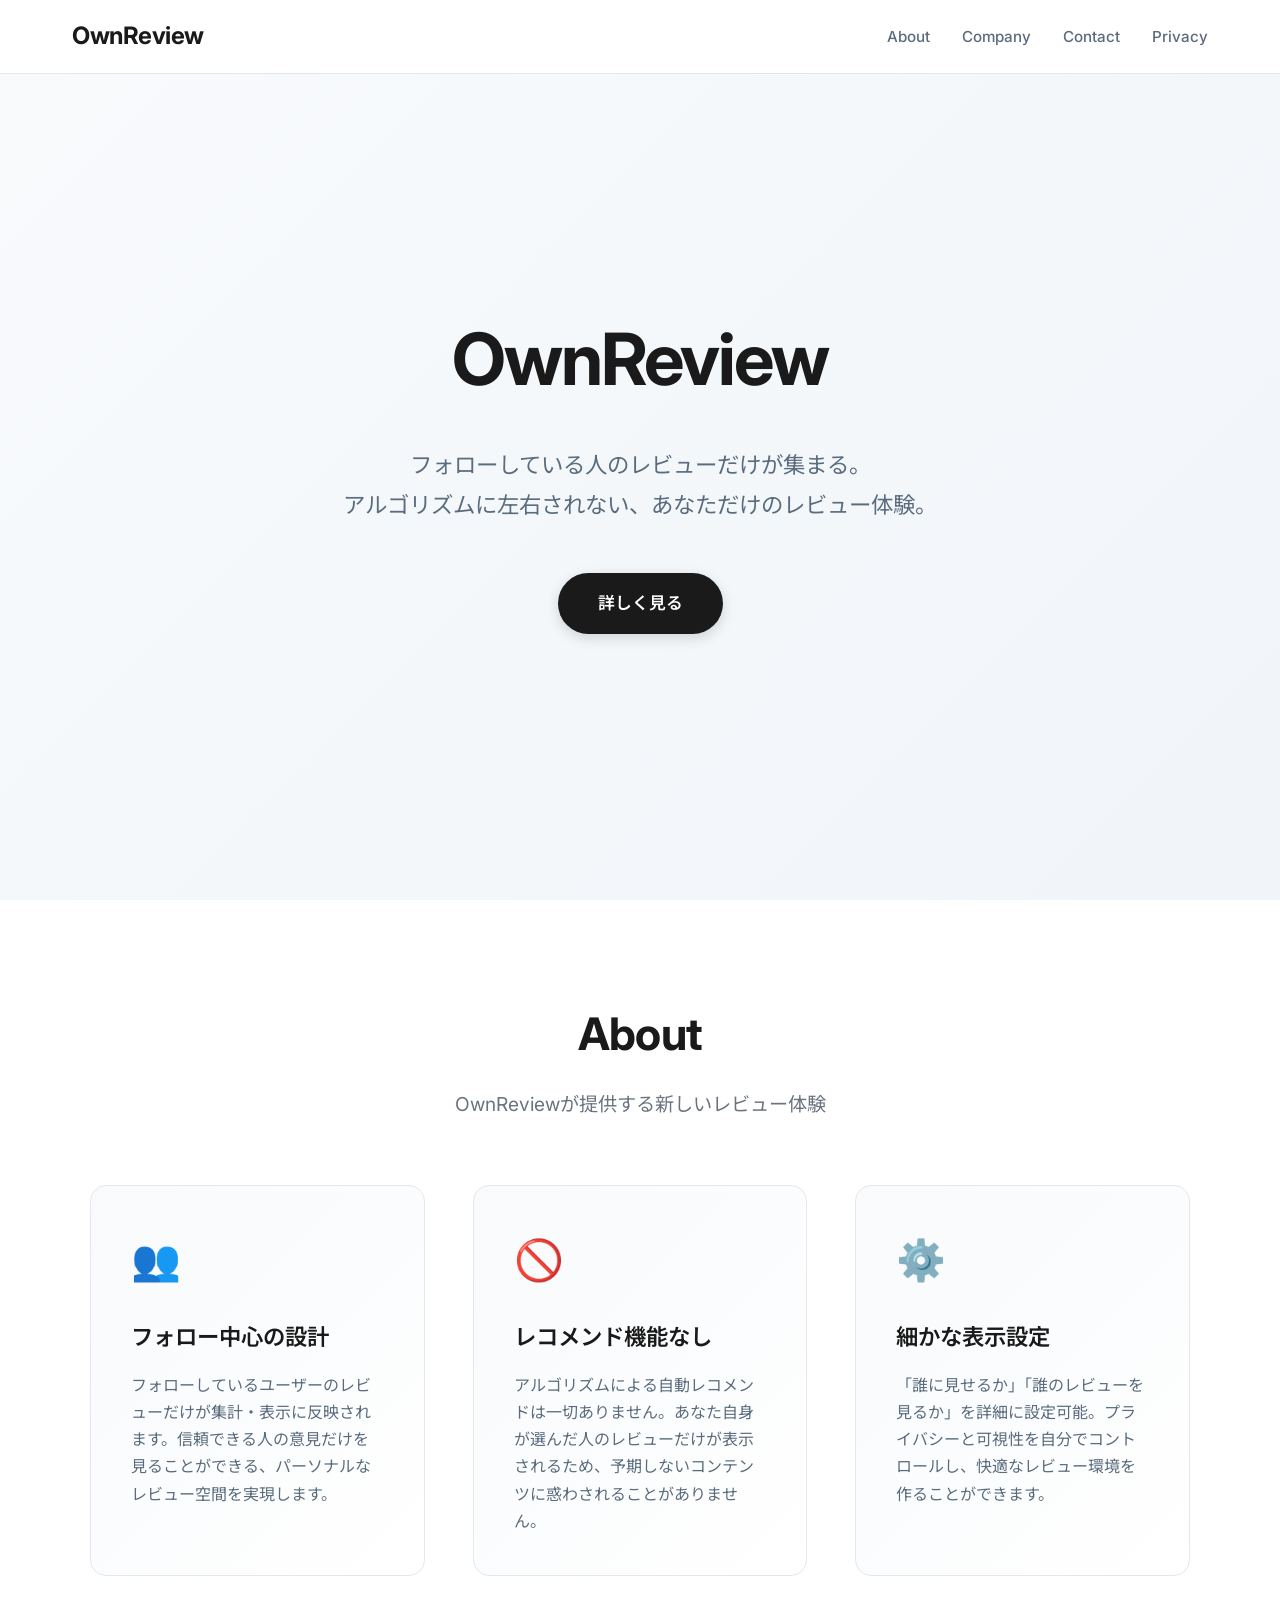
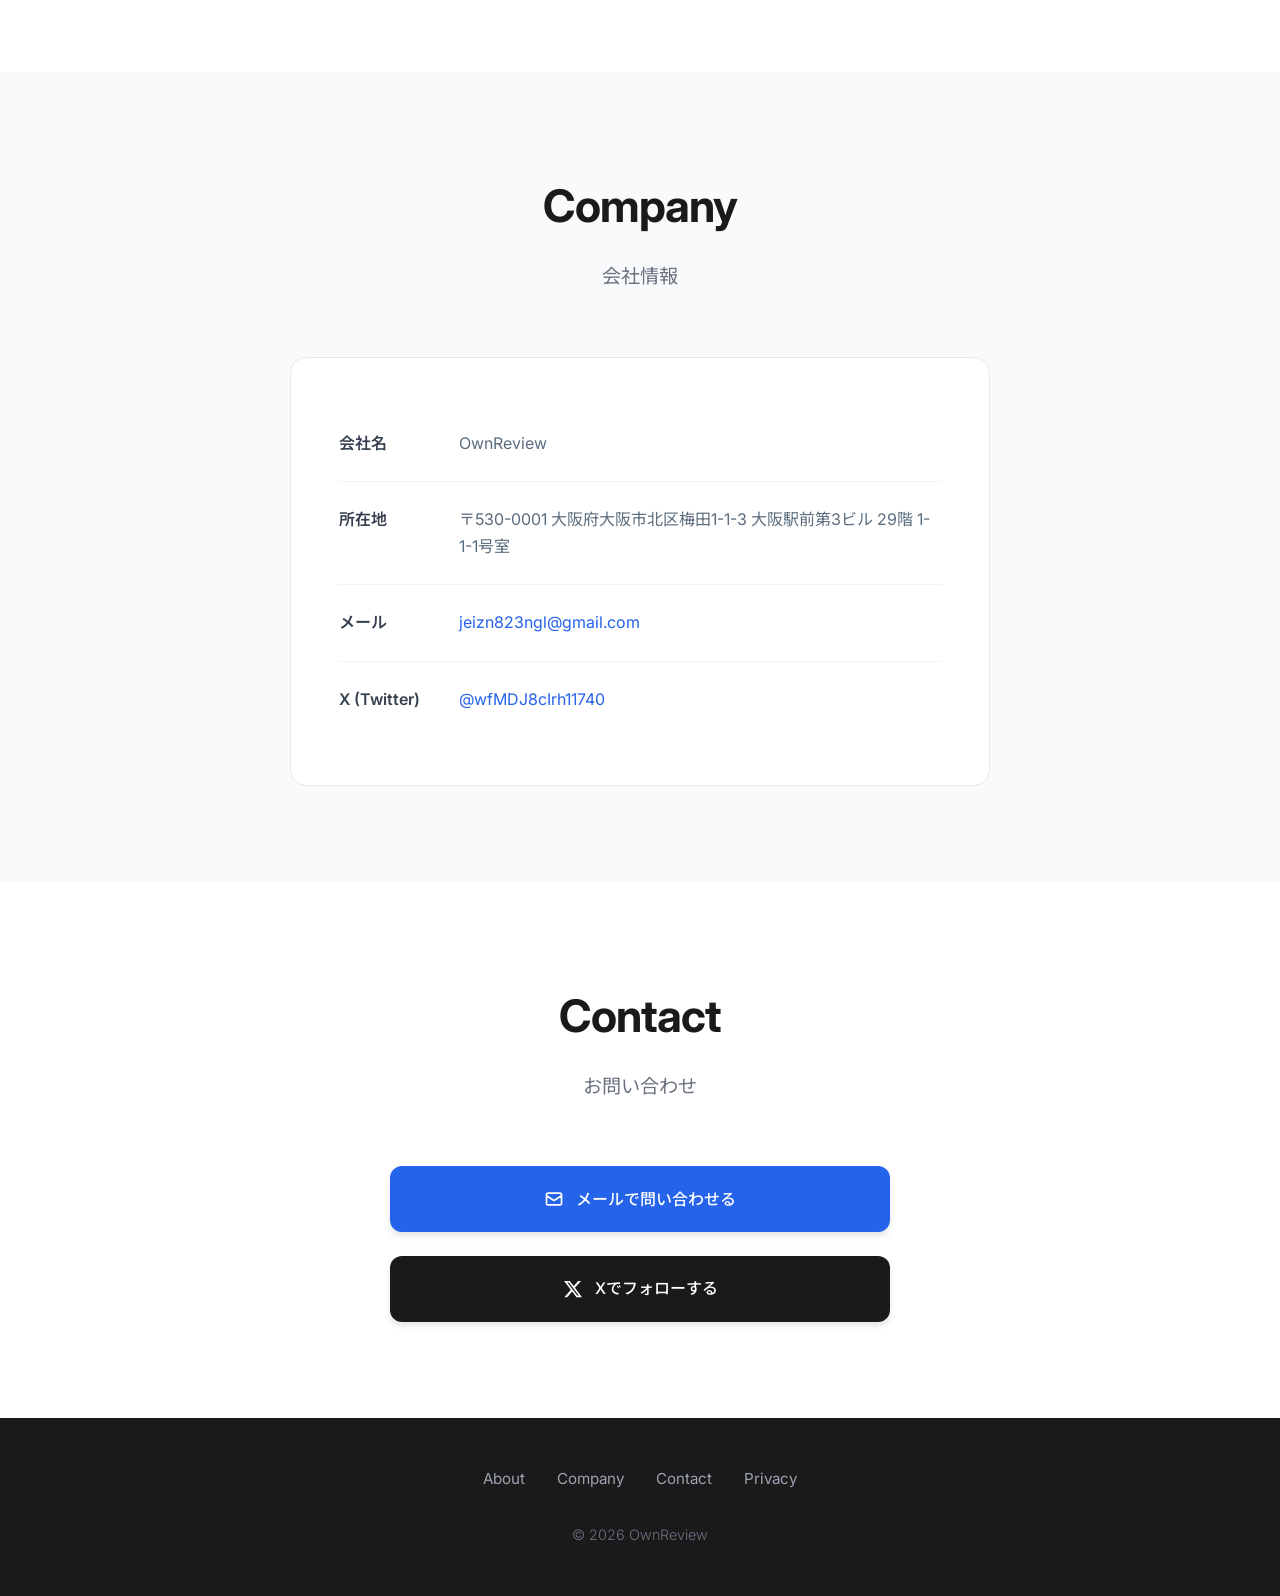
<file: index.html>
<!doctype html>
<html lang="ja">
  <head>
    <meta charset="UTF-8" />
    <meta name="viewport" content="width=device-width, initial-scale=1.0" />
    <meta
      name="description"
      content="OwnReview - フォロー中心のレビューSNSアプリ。あなたが選んだ人のレビューだけが見える、新しいレビュー体験。"
    />
    <title>OwnReview - フォロー中心のレビューSNS</title>

    <!-- Google Fonts -->
    <link rel="preconnect" href="https://fonts.googleapis.com" />
    <link rel="preconnect" href="https://fonts.gstatic.com" crossorigin />
    <link
      href="https://fonts.googleapis.com/css2?family=Inter:wght@300;400;500;600;700&family=Noto+Sans+JP:wght@300;400;500;600;700&display=swap"
      rel="stylesheet"
    />

    <!-- Styles -->
    <link rel="stylesheet" href="styles.css" />
  </head>
  <body>
    <!-- Navigation -->
    <nav class="navbar">
      <div class="nav-container">
        <a href="#hero" class="nav-logo">OwnReview</a>
        <button class="nav-toggle" aria-label="メニュー">
          <span></span>
          <span></span>
          <span></span>
        </button>
        <ul class="nav-links">
          <li><a href="#about">About</a></li>
          <li><a href="#company">Company</a></li>
          <li><a href="#contact">Contact</a></li>
          <li><a href="privacy.html">Privacy</a></li>
        </ul>
      </div>
    </nav>

    <!-- Hero Section -->
    <section class="hero" id="hero">
      <div class="hero-content">
        <h1 class="hero-title">OwnReview</h1>
        <p class="hero-subtitle">
          フォローしている人のレビューだけが集まる。<br />
          アルゴリズムに左右されない、あなただけのレビュー体験。
        </p>
        <a href="#about" class="cta-button">詳しく見る</a>
      </div>
    </section>

    <!-- About Section -->
    <section class="about fade-in-section" id="about">
      <div class="container">
        <h2 class="section-title">About</h2>
        <p class="section-subtitle">OwnReviewが提供する新しいレビュー体験</p>

        <div class="features-grid">
          <div class="feature-card">
            <div class="feature-icon">👥</div>
            <h3 class="feature-title">フォロー中心の設計</h3>
            <p class="feature-description">
              フォローしているユーザーのレビューだけが集計・表示に反映されます。信頼できる人の意見だけを見ることができる、パーソナルなレビュー空間を実現します。
            </p>
          </div>

          <div class="feature-card">
            <div class="feature-icon">🚫</div>
            <h3 class="feature-title">レコメンド機能なし</h3>
            <p class="feature-description">
              アルゴリズムによる自動レコメンドは一切ありません。あなた自身が選んだ人のレビューだけが表示されるため、予期しないコンテンツに惑わされることがありません。
            </p>
          </div>

          <div class="feature-card">
            <div class="feature-icon">⚙️</div>
            <h3 class="feature-title">細かな表示設定</h3>
            <p class="feature-description">
              「誰に見せるか」「誰のレビューを見るか」を詳細に設定可能。プライバシーと可視性を自分でコントロールし、快適なレビュー環境を作ることができます。
            </p>
          </div>
        </div>
      </div>
    </section>

    <!-- Company Section -->
    <section class="company fade-in-section" id="company">
      <div class="container">
        <h2 class="section-title">Company</h2>
        <p class="section-subtitle">会社情報</p>

        <div class="company-info">
          <div class="company-row">
            <div class="company-label">会社名</div>
            <div class="company-value">OwnReview</div>
          </div>
          <div class="company-row">
            <div class="company-label">所在地</div>
            <div class="company-value">
              〒530-0001 大阪府大阪市北区梅田1-1-3 大阪駅前第3ビル 29階
              1-1-1号室
            </div>
          </div>
          <div class="company-row">
            <div class="company-label">メール</div>
            <div class="company-value">
              <a href="mailto:jeizn823ngl@gmail.com">jeizn823ngl@gmail.com</a>
            </div>
          </div>
          <div class="company-row">
            <div class="company-label">X (Twitter)</div>
            <div class="company-value">
              <a
                href="https://x.com/wfMDJ8cIrh11740"
                target="_blank"
                rel="noopener noreferrer"
                >@wfMDJ8cIrh11740</a
              >
            </div>
          </div>
        </div>
      </div>
    </section>

    <!-- Contact Section -->
    <section class="contact fade-in-section" id="contact">
      <div class="container">
        <h2 class="section-title">Contact</h2>
        <p class="section-subtitle">お問い合わせ</p>

        <div class="contact-content">
          <div class="contact-methods">
            <a href="mailto:jeizn823ngl@gmail.com" class="contact-button email">
              <svg
                class="email-icon"
                viewBox="0 0 24 24"
                fill="none"
                stroke="currentColor"
                xmlns="http://www.w3.org/2000/svg"
              >
                <path
                  stroke-linecap="round"
                  stroke-linejoin="round"
                  stroke-width="2"
                  d="M3 8l7.89 5.26a2 2 0 002.22 0L21 8M5 19h14a2 2 0 002-2V7a2 2 0 00-2-2H5a2 2 0 00-2 2v10a2 2 0 002 2z"
                />
              </svg>
              メールで問い合わせる
            </a>
            <a
              href="https://x.com/wfMDJ8cIrh11740"
              target="_blank"
              rel="noopener noreferrer"
              class="contact-button"
            >
              <svg
                class="x-icon"
                viewBox="0 0 24 24"
                fill="currentColor"
                xmlns="http://www.w3.org/2000/svg"
              >
                <path
                  d="M18.244 2.25h3.308l-7.227 8.26 8.502 11.24H16.17l-5.214-6.817L4.99 21.75H1.68l7.73-8.835L1.254 2.25H8.08l4.713 6.231zm-1.161 17.52h1.833L7.084 4.126H5.117z"
                />
              </svg>
              Xでフォローする
            </a>
          </div>
        </div>
      </div>
    </section>

    <!-- Footer -->
    <footer>
      <div class="footer-content">
        <div class="footer-links">
          <a href="#about">About</a>
          <a href="#company">Company</a>
          <a href="#contact">Contact</a>
          <a href="privacy.html">Privacy</a>
        </div>
        <p class="copyright">&copy; 2026 OwnReview</p>
      </div>
    </footer>

    <!-- Scripts -->
    <script src="script.js"></script>
  </body>
</html>
</file>
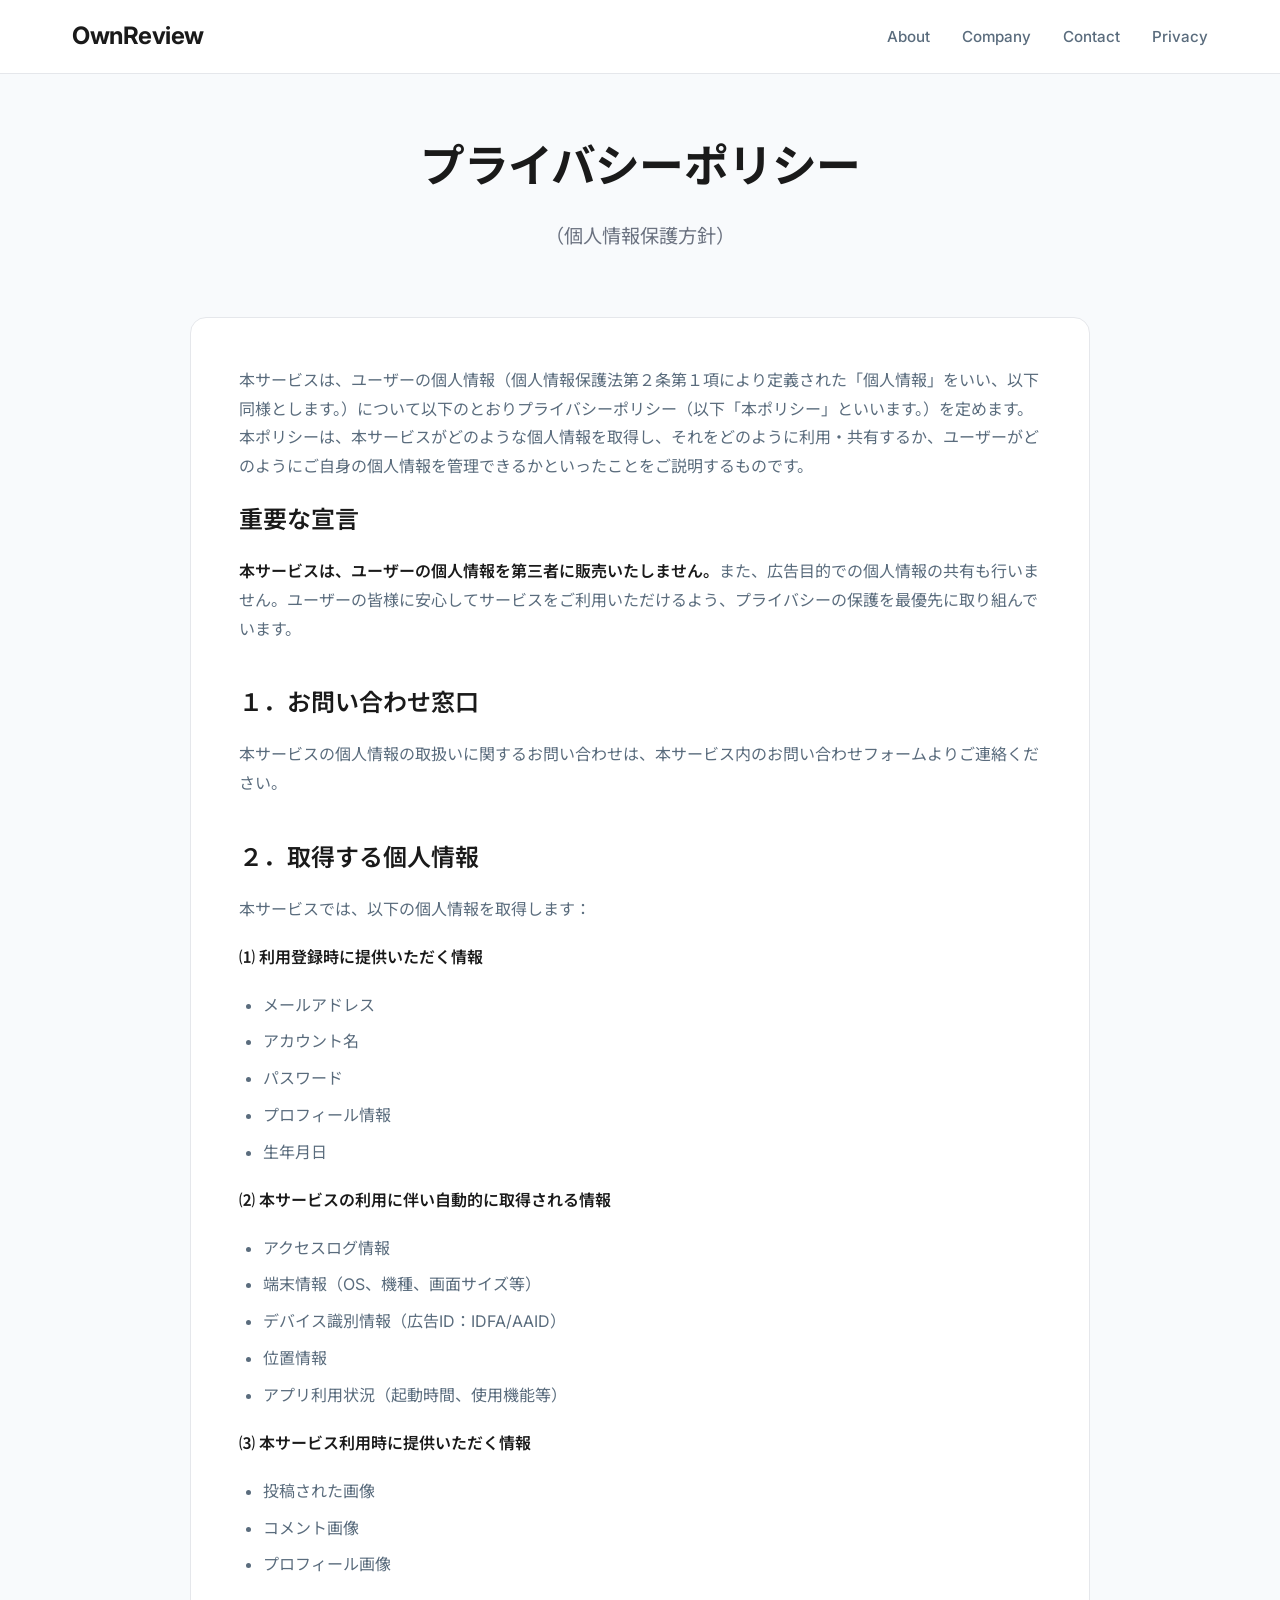
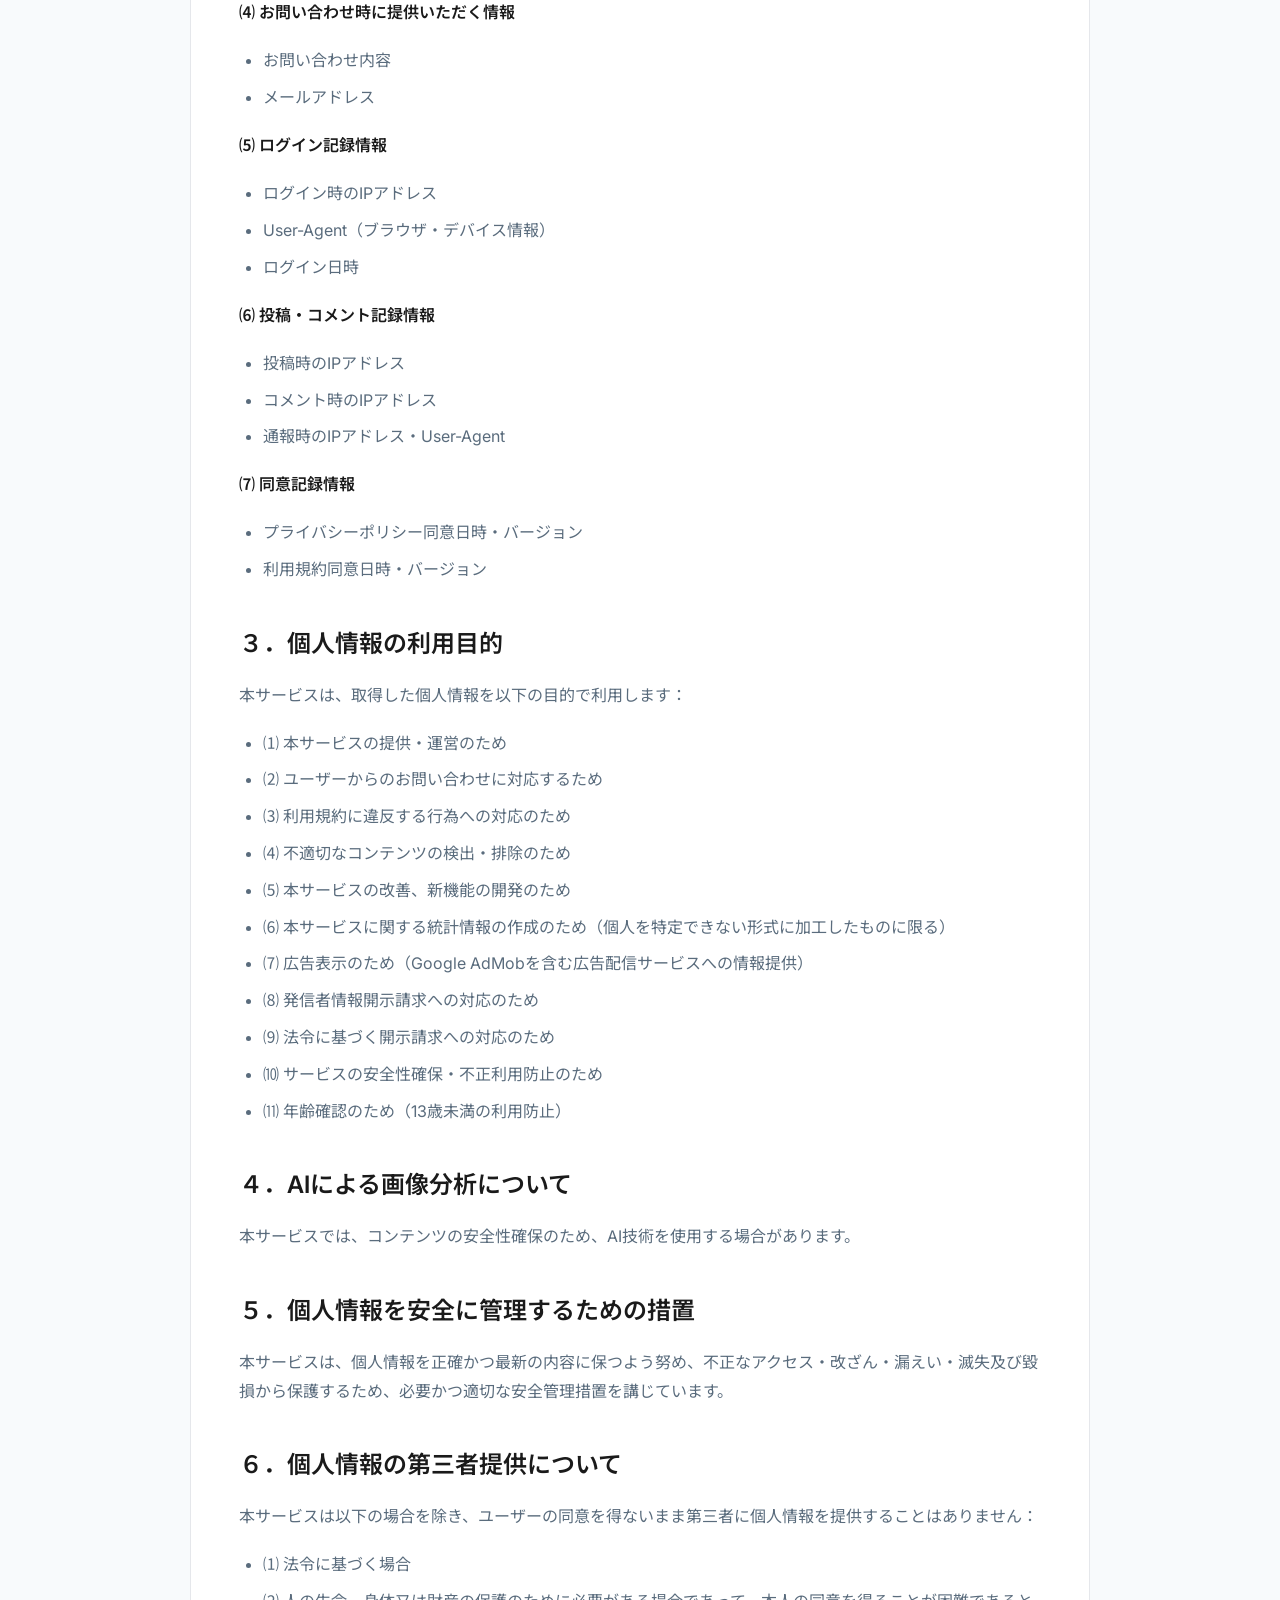
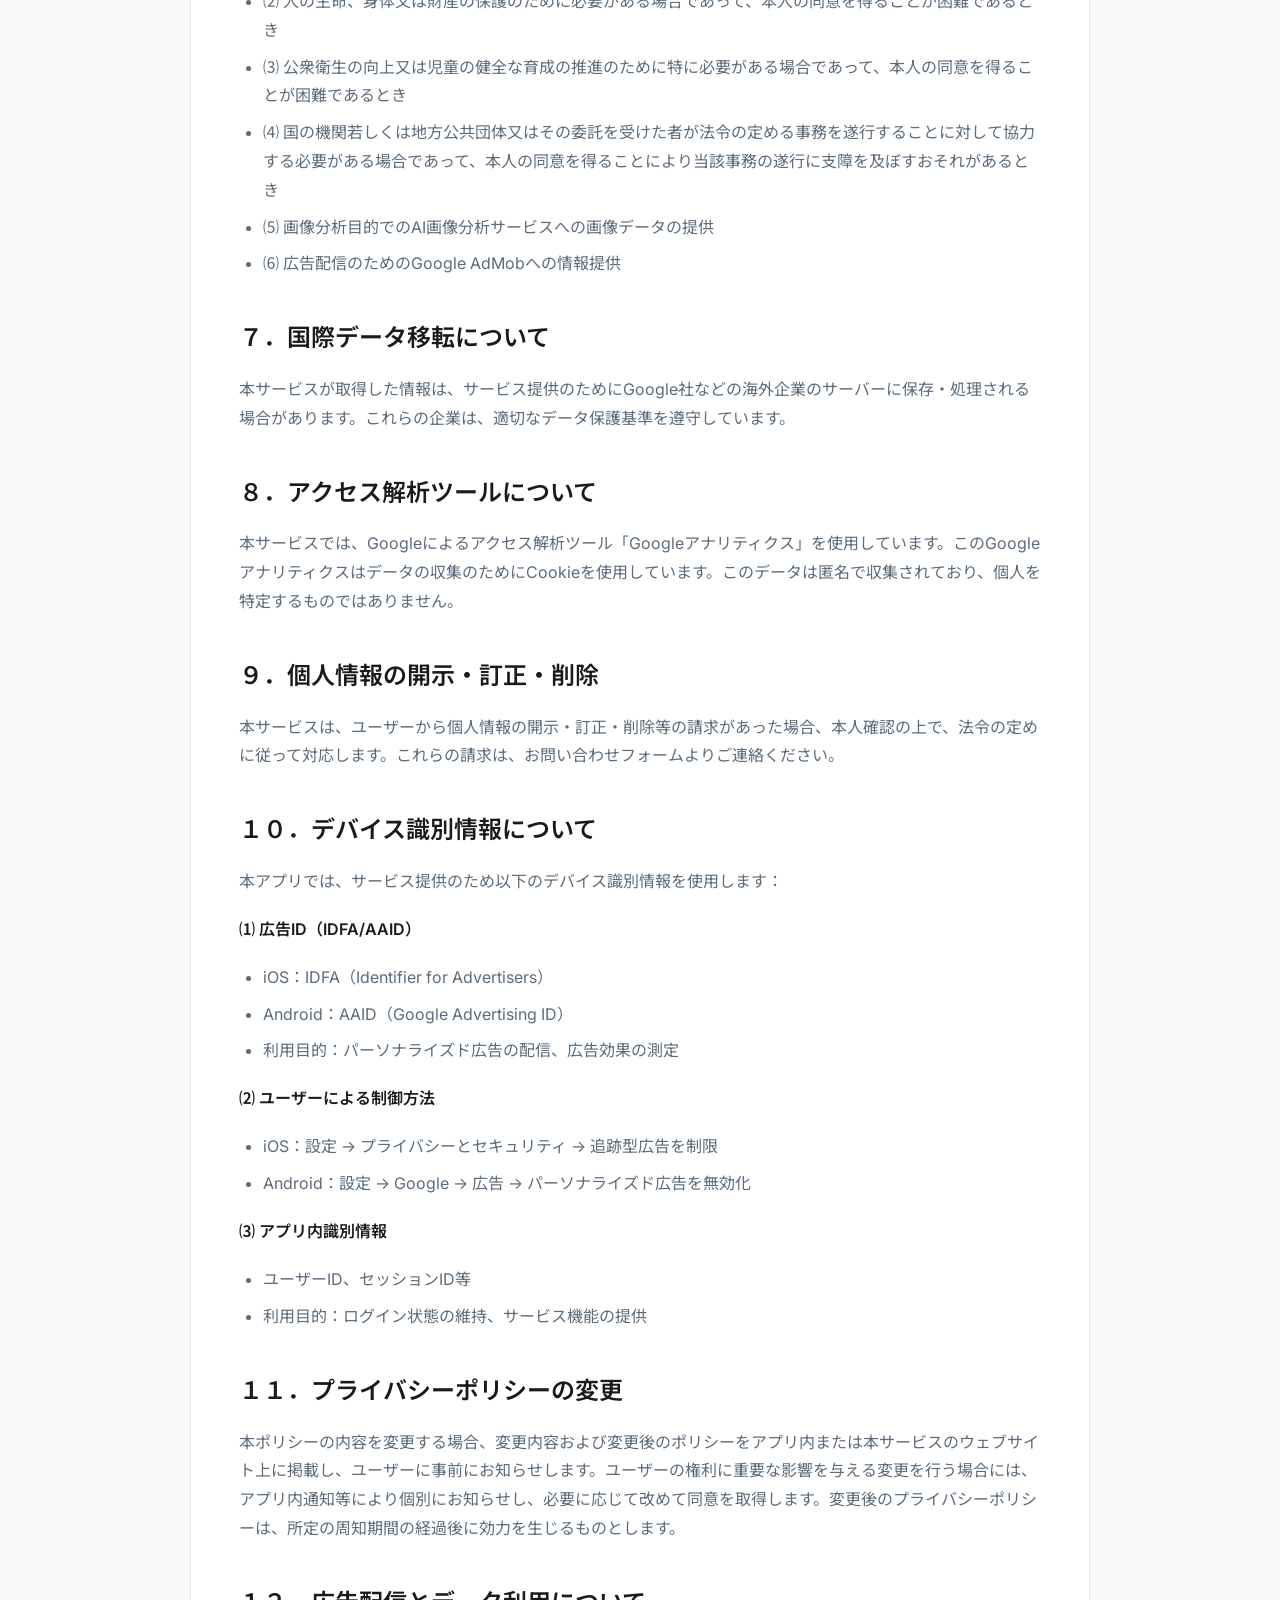
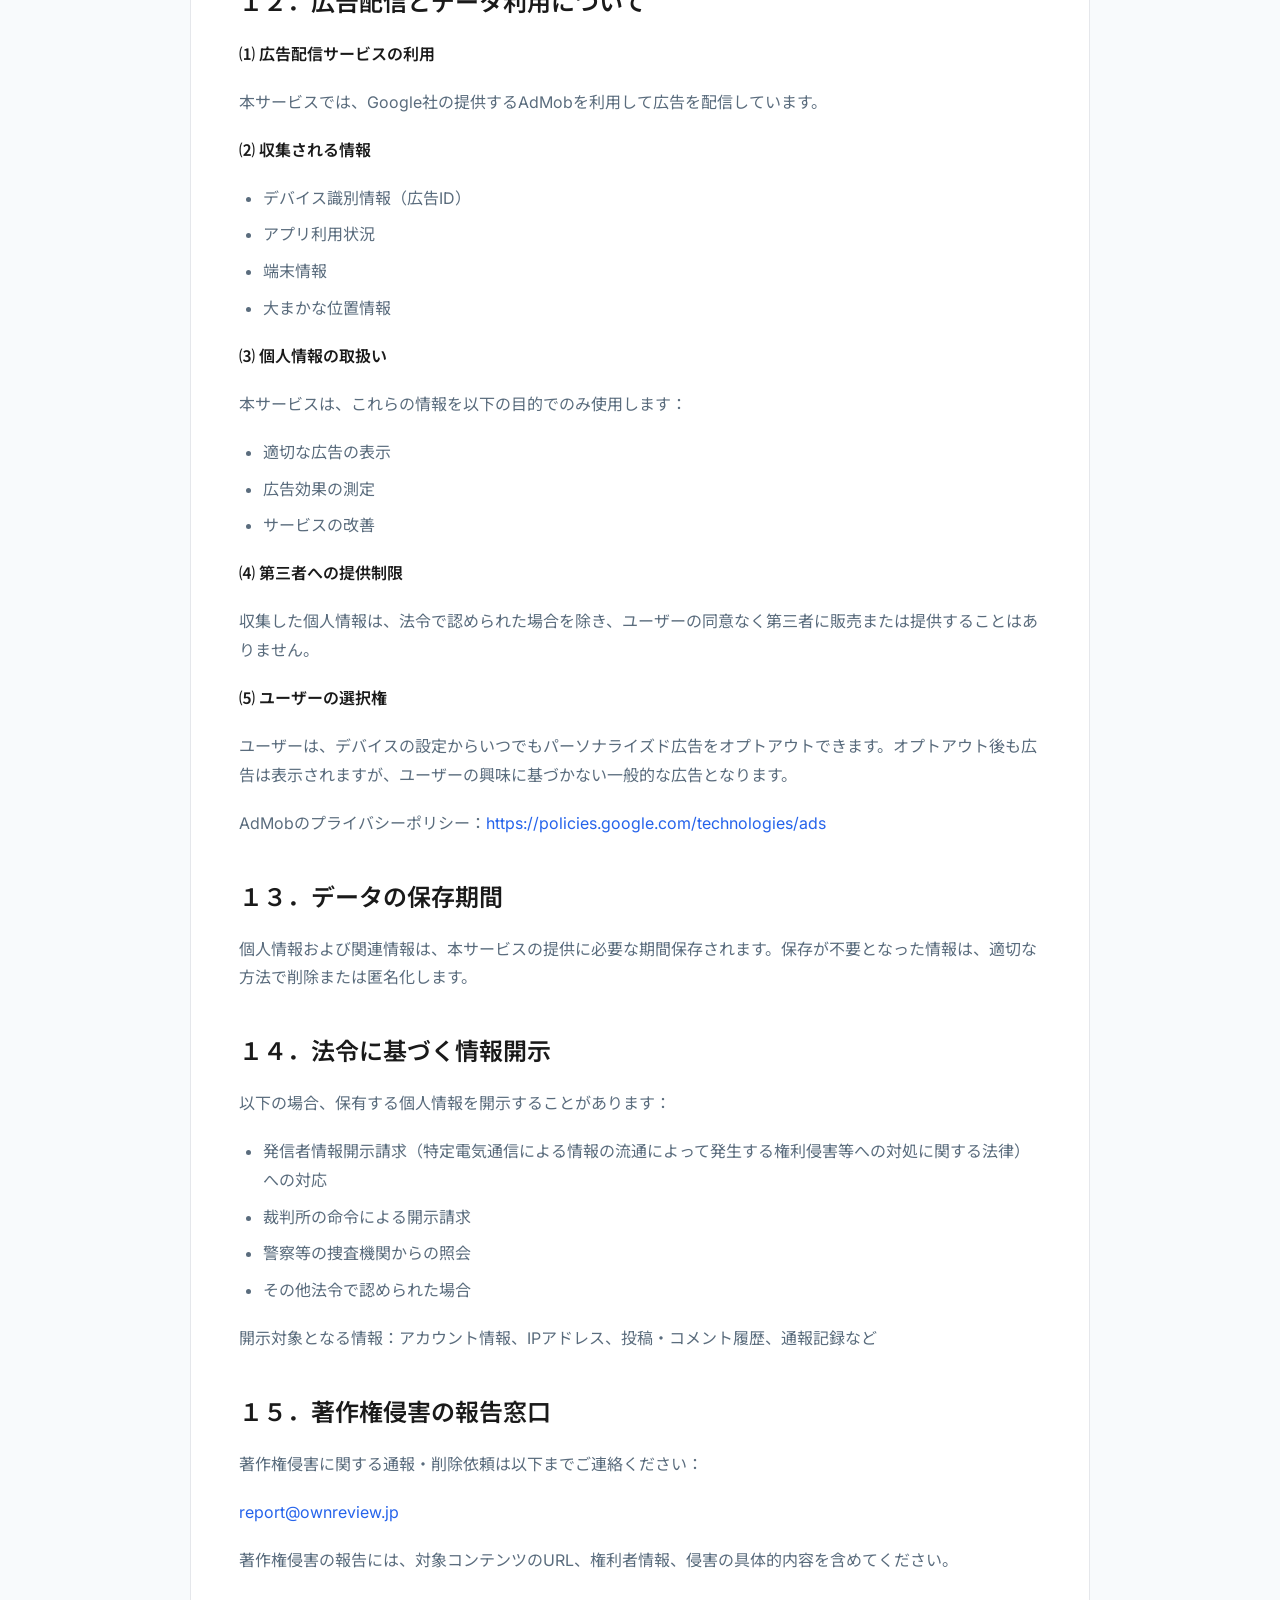
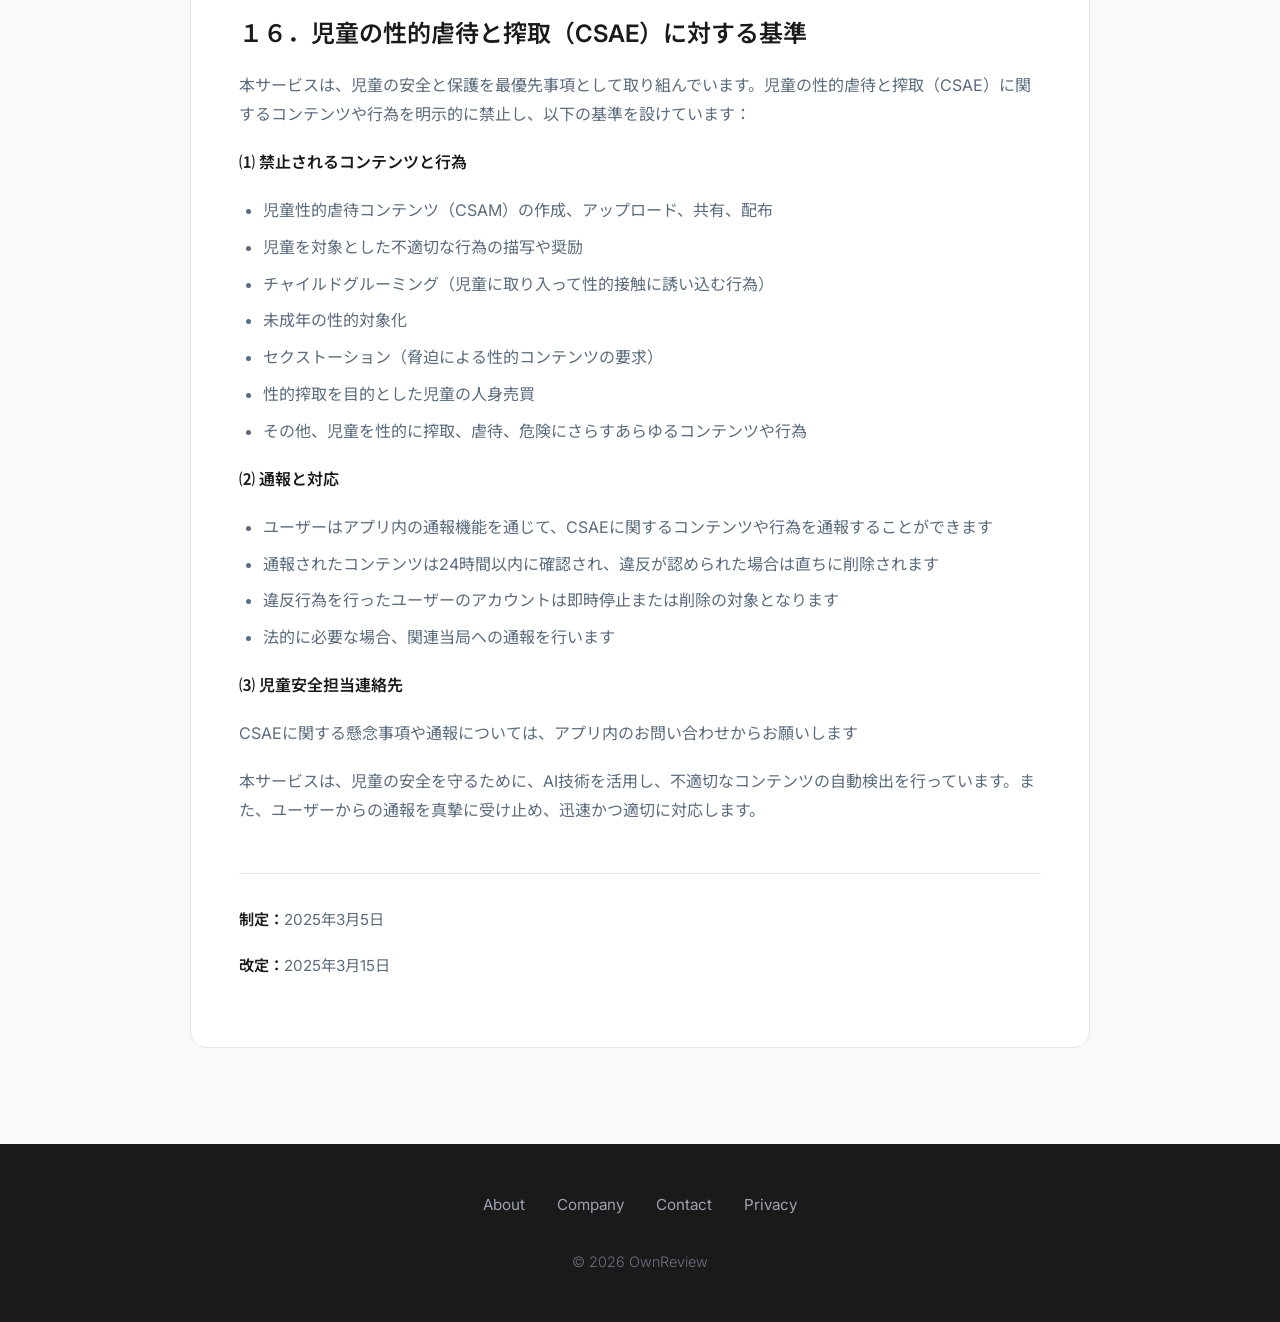
<file: privacy.html>
<!doctype html>
<html lang="ja">
  <head>
    <meta charset="UTF-8" />
    <meta name="viewport" content="width=device-width, initial-scale=1.0" />
    <meta
      name="description"
      content="OwnReview プライバシーポリシー - 個人情報の取り扱いについて"
    />
    <title>プライバシーポリシー - OwnReview</title>

    <!-- Google Fonts -->
    <link rel="preconnect" href="https://fonts.googleapis.com" />
    <link rel="preconnect" href="https://fonts.gstatic.com" crossorigin />
    <link
      href="https://fonts.googleapis.com/css2?family=Inter:wght@300;400;500;600;700&family=Noto+Sans+JP:wght@300;400;500;600;700&display=swap"
      rel="stylesheet"
    />

    <!-- Styles -->
    <link rel="stylesheet" href="styles.css" />
  </head>
  <body>
    <!-- Navigation -->
    <nav class="navbar">
      <div class="nav-container">
        <a href="index.html" class="nav-logo">OwnReview</a>
        <button class="nav-toggle" aria-label="メニュー">
          <span></span>
          <span></span>
          <span></span>
        </button>
        <ul class="nav-links">
          <li><a href="index.html#about">About</a></li>
          <li><a href="index.html#company">Company</a></li>
          <li><a href="index.html#contact">Contact</a></li>
          <li><a href="privacy.html">Privacy</a></li>
        </ul>
      </div>
    </nav>

    <!-- Privacy Policy Section -->
    <section class="privacy" style="padding-top: 8rem">
      <div class="container">
        <h2 class="section-title">プライバシーポリシー</h2>
        <p class="section-subtitle">（個人情報保護方針）</p>

        <div class="privacy-content">
          <p>
            本サービスは、ユーザーの個人情報（個人情報保護法第２条第１項により定義された「個人情報」をいい、以下同様とします。）について以下のとおりプライバシーポリシー（以下「本ポリシー」といいます。）を定めます。本ポリシーは、本サービスがどのような個人情報を取得し、それをどのように利用・共有するか、ユーザーがどのようにご自身の個人情報を管理できるかといったことをご説明するものです。
          </p>

          <h3>重要な宣言</h3>
          <p>
            <strong>本サービスは、ユーザーの個人情報を第三者に販売いたしません。</strong>また、広告目的での個人情報の共有も行いません。ユーザーの皆様に安心してサービスをご利用いただけるよう、プライバシーの保護を最優先に取り組んでいます。
          </p>

          <h3>１．お問い合わせ窓口</h3>
          <p>
            本サービスの個人情報の取扱いに関するお問い合わせは、本サービス内のお問い合わせフォームよりご連絡ください。
          </p>

          <h3>２．取得する個人情報</h3>
          <p>本サービスでは、以下の個人情報を取得します：</p>

          <p><strong>⑴ 利用登録時に提供いただく情報</strong></p>
          <ul>
            <li>メールアドレス</li>
            <li>アカウント名</li>
            <li>パスワード</li>
            <li>プロフィール情報</li>
            <li>生年月日</li>
          </ul>

          <p><strong>⑵ 本サービスの利用に伴い自動的に取得される情報</strong></p>
          <ul>
            <li>アクセスログ情報</li>
            <li>端末情報（OS、機種、画面サイズ等）</li>
            <li>デバイス識別情報（広告ID：IDFA/AAID）</li>
            <li>位置情報</li>
            <li>アプリ利用状況（起動時間、使用機能等）</li>
          </ul>

          <p><strong>⑶ 本サービス利用時に提供いただく情報</strong></p>
          <ul>
            <li>投稿された画像</li>
            <li>コメント画像</li>
            <li>プロフィール画像</li>
          </ul>

          <p><strong>⑷ お問い合わせ時に提供いただく情報</strong></p>
          <ul>
            <li>お問い合わせ内容</li>
            <li>メールアドレス</li>
          </ul>

          <p><strong>⑸ ログイン記録情報</strong></p>
          <ul>
            <li>ログイン時のIPアドレス</li>
            <li>User-Agent（ブラウザ・デバイス情報）</li>
            <li>ログイン日時</li>
          </ul>

          <p><strong>⑹ 投稿・コメント記録情報</strong></p>
          <ul>
            <li>投稿時のIPアドレス</li>
            <li>コメント時のIPアドレス</li>
            <li>通報時のIPアドレス・User-Agent</li>
          </ul>

          <p><strong>⑺ 同意記録情報</strong></p>
          <ul>
            <li>プライバシーポリシー同意日時・バージョン</li>
            <li>利用規約同意日時・バージョン</li>
          </ul>

          <h3>３．個人情報の利用目的</h3>
          <p>本サービスは、取得した個人情報を以下の目的で利用します：</p>
          <ul>
            <li>⑴ 本サービスの提供・運営のため</li>
            <li>⑵ ユーザーからのお問い合わせに対応するため</li>
            <li>⑶ 利用規約に違反する行為への対応のため</li>
            <li>⑷ 不適切なコンテンツの検出・排除のため</li>
            <li>⑸ 本サービスの改善、新機能の開発のため</li>
            <li>⑹ 本サービスに関する統計情報の作成のため（個人を特定できない形式に加工したものに限る）</li>
            <li>⑺ 広告表示のため（Google AdMobを含む広告配信サービスへの情報提供）</li>
            <li>⑻ 発信者情報開示請求への対応のため</li>
            <li>⑼ 法令に基づく開示請求への対応のため</li>
            <li>⑽ サービスの安全性確保・不正利用防止のため</li>
            <li>⑾ 年齢確認のため（13歳未満の利用防止）</li>
          </ul>

          <h3>４．AIによる画像分析について</h3>
          <p>
            本サービスでは、コンテンツの安全性確保のため、AI技術を使用する場合があります。
          </p>

          <h3>５．個人情報を安全に管理するための措置</h3>
          <p>
            本サービスは、個人情報を正確かつ最新の内容に保つよう努め、不正なアクセス・改ざん・漏えい・滅失及び毀損から保護するため、必要かつ適切な安全管理措置を講じています。
          </p>

          <h3>６．個人情報の第三者提供について</h3>
          <p>本サービスは以下の場合を除き、ユーザーの同意を得ないまま第三者に個人情報を提供することはありません：</p>
          <ul>
            <li>⑴ 法令に基づく場合</li>
            <li>⑵ 人の生命、身体又は財産の保護のために必要がある場合であって、本人の同意を得ることが困難であるとき</li>
            <li>⑶ 公衆衛生の向上又は児童の健全な育成の推進のために特に必要がある場合であって、本人の同意を得ることが困難であるとき</li>
            <li>⑷ 国の機関若しくは地方公共団体又はその委託を受けた者が法令の定める事務を遂行することに対して協力する必要がある場合であって、本人の同意を得ることにより当該事務の遂行に支障を及ぼすおそれがあるとき</li>
            <li>⑸ 画像分析目的でのAI画像分析サービスへの画像データの提供</li>
            <li>⑹ 広告配信のためのGoogle AdMobへの情報提供</li>
          </ul>

          <h3>７．国際データ移転について</h3>
          <p>
            本サービスが取得した情報は、サービス提供のためにGoogle社などの海外企業のサーバーに保存・処理される場合があります。これらの企業は、適切なデータ保護基準を遵守しています。
          </p>

          <h3>８．アクセス解析ツールについて</h3>
          <p>
            本サービスでは、Googleによるアクセス解析ツール「Googleアナリティクス」を使用しています。このGoogleアナリティクスはデータの収集のためにCookieを使用しています。このデータは匿名で収集されており、個人を特定するものではありません。
          </p>

          <h3>９．個人情報の開示・訂正・削除</h3>
          <p>
            本サービスは、ユーザーから個人情報の開示・訂正・削除等の請求があった場合、本人確認の上で、法令の定めに従って対応します。これらの請求は、お問い合わせフォームよりご連絡ください。
          </p>

          <h3>１０．デバイス識別情報について</h3>
          <p>本アプリでは、サービス提供のため以下のデバイス識別情報を使用します：</p>

          <p><strong>⑴ 広告ID（IDFA/AAID）</strong></p>
          <ul>
            <li>iOS：IDFA（Identifier for Advertisers）</li>
            <li>Android：AAID（Google Advertising ID）</li>
            <li>利用目的：パーソナライズド広告の配信、広告効果の測定</li>
          </ul>

          <p><strong>⑵ ユーザーによる制御方法</strong></p>
          <ul>
            <li>iOS：設定 → プライバシーとセキュリティ → 追跡型広告を制限</li>
            <li>Android：設定 → Google → 広告 → パーソナライズド広告を無効化</li>
          </ul>

          <p><strong>⑶ アプリ内識別情報</strong></p>
          <ul>
            <li>ユーザーID、セッションID等</li>
            <li>利用目的：ログイン状態の維持、サービス機能の提供</li>
          </ul>

          <h3>１１．プライバシーポリシーの変更</h3>
          <p>
            本ポリシーの内容を変更する場合、変更内容および変更後のポリシーをアプリ内または本サービスのウェブサイト上に掲載し、ユーザーに事前にお知らせします。ユーザーの権利に重要な影響を与える変更を行う場合には、アプリ内通知等により個別にお知らせし、必要に応じて改めて同意を取得します。変更後のプライバシーポリシーは、所定の周知期間の経過後に効力を生じるものとします。
          </p>

          <h3>１２．広告配信とデータ利用について</h3>

          <p><strong>⑴ 広告配信サービスの利用</strong></p>
          <p>本サービスでは、Google社の提供するAdMobを利用して広告を配信しています。</p>

          <p><strong>⑵ 収集される情報</strong></p>
          <ul>
            <li>デバイス識別情報（広告ID）</li>
            <li>アプリ利用状況</li>
            <li>端末情報</li>
            <li>大まかな位置情報</li>
          </ul>

          <p><strong>⑶ 個人情報の取扱い</strong></p>
          <p>本サービスは、これらの情報を以下の目的でのみ使用します：</p>
          <ul>
            <li>適切な広告の表示</li>
            <li>広告効果の測定</li>
            <li>サービスの改善</li>
          </ul>

          <p><strong>⑷ 第三者への提供制限</strong></p>
          <p>
            収集した個人情報は、法令で認められた場合を除き、ユーザーの同意なく第三者に販売または提供することはありません。
          </p>

          <p><strong>⑸ ユーザーの選択権</strong></p>
          <p>
            ユーザーは、デバイスの設定からいつでもパーソナライズド広告をオプトアウトできます。オプトアウト後も広告は表示されますが、ユーザーの興味に基づかない一般的な広告となります。
          </p>
          <p>
            AdMobのプライバシーポリシー：<a
              href="https://policies.google.com/technologies/ads"
              target="_blank"
              rel="noopener noreferrer"
              >https://policies.google.com/technologies/ads</a
            >
          </p>

          <h3>１３．データの保存期間</h3>
          <p>
            個人情報および関連情報は、本サービスの提供に必要な期間保存されます。保存が不要となった情報は、適切な方法で削除または匿名化します。
          </p>

          <h3>１４．法令に基づく情報開示</h3>
          <p>以下の場合、保有する個人情報を開示することがあります：</p>
          <ul>
            <li>発信者情報開示請求（特定電気通信による情報の流通によって発生する権利侵害等への対処に関する法律）への対応</li>
            <li>裁判所の命令による開示請求</li>
            <li>警察等の捜査機関からの照会</li>
            <li>その他法令で認められた場合</li>
          </ul>
          <p>開示対象となる情報：アカウント情報、IPアドレス、投稿・コメント履歴、通報記録など</p>

          <h3>１５．著作権侵害の報告窓口</h3>
          <p>著作権侵害に関する通報・削除依頼は以下までご連絡ください：</p>
          <p><a href="mailto:report@ownreview.jp">report@ownreview.jp</a></p>
          <p>著作権侵害の報告には、対象コンテンツのURL、権利者情報、侵害の具体的内容を含めてください。</p>

          <h3>１６．児童の性的虐待と搾取（CSAE）に対する基準</h3>
          <p>
            本サービスは、児童の安全と保護を最優先事項として取り組んでいます。児童の性的虐待と搾取（CSAE）に関するコンテンツや行為を明示的に禁止し、以下の基準を設けています：
          </p>

          <p><strong>⑴ 禁止されるコンテンツと行為</strong></p>
          <ul>
            <li>児童性的虐待コンテンツ（CSAM）の作成、アップロード、共有、配布</li>
            <li>児童を対象とした不適切な行為の描写や奨励</li>
            <li>チャイルドグルーミング（児童に取り入って性的接触に誘い込む行為）</li>
            <li>未成年の性的対象化</li>
            <li>セクストーション（脅迫による性的コンテンツの要求）</li>
            <li>性的搾取を目的とした児童の人身売買</li>
            <li>その他、児童を性的に搾取、虐待、危険にさらすあらゆるコンテンツや行為</li>
          </ul>

          <p><strong>⑵ 通報と対応</strong></p>
          <ul>
            <li>ユーザーはアプリ内の通報機能を通じて、CSAEに関するコンテンツや行為を通報することができます</li>
            <li>通報されたコンテンツは24時間以内に確認され、違反が認められた場合は直ちに削除されます</li>
            <li>違反行為を行ったユーザーのアカウントは即時停止または削除の対象となります</li>
            <li>法的に必要な場合、関連当局への通報を行います</li>
          </ul>

          <p><strong>⑶ 児童安全担当連絡先</strong></p>
          <p>
            CSAEに関する懸念事項や通報については、アプリ内のお問い合わせからお願いします
          </p>
          <p>
            本サービスは、児童の安全を守るために、AI技術を活用し、不適切なコンテンツの自動検出を行っています。また、ユーザーからの通報を真摯に受け止め、迅速かつ適切に対応します。
          </p>

          <div class="privacy-dates">
            <p><strong>制定：</strong>2025年3月5日</p>
            <p><strong>改定：</strong>2025年3月15日</p>
          </div>
        </div>
      </div>
    </section>

    <!-- Footer -->
    <footer>
      <div class="footer-content">
        <div class="footer-links">
          <a href="index.html#about">About</a>
          <a href="index.html#company">Company</a>
          <a href="index.html#contact">Contact</a>
          <a href="privacy.html">Privacy</a>
        </div>
        <p class="copyright">&copy; 2026 OwnReview</p>
      </div>
    </footer>

    <!-- Scripts -->
    <script src="script.js"></script>
  </body>
</html>
</file>
<file: styles.css>
* {
    margin: 0;
    padding: 0;
    box-sizing: border-box;
}

html {
    scroll-behavior: smooth;
}

body {
    font-family: 'Inter', 'Noto Sans JP', sans-serif;
    color: #2c3e50;
    background-color: #ffffff;
    line-height: 1.7;
    -webkit-font-smoothing: antialiased;
    -moz-osx-font-smoothing: grayscale;
}

/* Navigation */
.navbar {
    position: fixed;
    top: 0;
    width: 100%;
    background-color: rgba(255, 255, 255, 0.98);
    backdrop-filter: blur(10px);
    border-bottom: 1px solid #e5e7eb;
    z-index: 1000;
    transition: box-shadow 0.3s ease;
}

.navbar.scrolled {
    box-shadow: 0 2px 10px rgba(0, 0, 0, 0.05);
}

.nav-container {
    max-width: 1200px;
    margin: 0 auto;
    padding: 1rem 2rem;
    display: flex;
    justify-content: space-between;
    align-items: center;
}

.nav-logo {
    font-size: 1.5rem;
    font-weight: 700;
    color: #1a1a1a;
    text-decoration: none;
    letter-spacing: -0.02em;
}

.nav-links {
    display: flex;
    gap: 2rem;
    list-style: none;
}

.nav-links a {
    color: #5a6c7d;
    text-decoration: none;
    font-size: 0.95rem;
    font-weight: 500;
    transition: color 0.3s ease;
}

.nav-links a:hover {
    color: #1a1a1a;
}

/* Hero Section */
.hero {
    min-height: 100vh;
    display: flex;
    flex-direction: column;
    justify-content: center;
    align-items: center;
    padding: 6rem 2rem 4rem;
    background: linear-gradient(135deg, #f8fafc 0%, #f1f5f9 100%);
    opacity: 0;
    animation: fadeIn 1s ease-in forwards;
}

@keyframes fadeIn {
    to {
        opacity: 1;
    }
}

.hero-content {
    text-align: center;
    max-width: 900px;
}

.hero-title {
    font-size: clamp(2.5rem, 7vw, 4.5rem);
    font-weight: 700;
    letter-spacing: -0.03em;
    color: #1a1a1a;
    margin-bottom: 1.5rem;
    animation: slideUp 0.8s ease-out 0.2s backwards;
}

@keyframes slideUp {
    from {
        opacity: 0;
        transform: translateY(30px);
    }
    to {
        opacity: 1;
        transform: translateY(0);
    }
}

.hero-subtitle {
    font-size: clamp(1.1rem, 2.5vw, 1.4rem);
    font-weight: 400;
    color: #5a6c7d;
    line-height: 1.8;
    margin-bottom: 3rem;
    animation: slideUp 0.8s ease-out 0.4s backwards;
}

.cta-button {
    display: inline-block;
    padding: 1rem 2.5rem;
    background-color: #1a1a1a;
    color: #ffffff;
    text-decoration: none;
    border-radius: 50px;
    font-size: 1.05rem;
    font-weight: 600;
    transition: all 0.3s ease;
    box-shadow: 0 4px 14px rgba(0, 0, 0, 0.15);
    animation: slideUp 0.8s ease-out 0.6s backwards;
}

.cta-button:hover {
    background-color: #2d3748;
    transform: translateY(-2px);
    box-shadow: 0 6px 20px rgba(0, 0, 0, 0.2);
}

/* About Section */
.about {
    padding: 6rem 2rem;
    background-color: #ffffff;
}

.container {
    max-width: 1100px;
    margin: 0 auto;
}

.section-title {
    font-size: clamp(2rem, 4vw, 2.8rem);
    font-weight: 700;
    color: #1a1a1a;
    margin-bottom: 1rem;
    text-align: center;
    letter-spacing: -0.02em;
}

.section-subtitle {
    font-size: clamp(1rem, 2vw, 1.2rem);
    color: #6b7280;
    text-align: center;
    margin-bottom: 4rem;
}

.features-grid {
    display: grid;
    grid-template-columns: repeat(auto-fit, minmax(300px, 1fr));
    gap: 3rem;
    margin-top: 3rem;
}

.feature-card {
    padding: 2.5rem;
    background: linear-gradient(135deg, #f8fafc 0%, #ffffff 100%);
    border-radius: 16px;
    border: 1px solid #e5e7eb;
    transition: all 0.3s ease;
}

.feature-card:hover {
    transform: translateY(-5px);
    box-shadow: 0 10px 30px rgba(0, 0, 0, 0.08);
    border-color: #d1d5db;
}

.feature-icon {
    font-size: 2.5rem;
    margin-bottom: 1.5rem;
}

.feature-title {
    font-size: 1.4rem;
    font-weight: 600;
    color: #1a1a1a;
    margin-bottom: 1rem;
}

.feature-description {
    font-size: 1rem;
    color: #5a6c7d;
    line-height: 1.7;
}

/* Company Section */
.company {
    padding: 6rem 2rem;
    background-color: #f8fafc;
}

.company-info {
    max-width: 700px;
    margin: 0 auto;
    background: #ffffff;
    padding: 3rem;
    border-radius: 16px;
    border: 1px solid #e5e7eb;
}

.company-row {
    display: flex;
    padding: 1.5rem 0;
    border-bottom: 1px solid #f3f4f6;
}

.company-row:last-child {
    border-bottom: none;
}

.company-label {
    font-weight: 600;
    color: #374151;
    min-width: 120px;
    flex-shrink: 0;
}

.company-value {
    color: #5a6c7d;
    flex: 1;
}

.company-value a {
    color: #2563eb;
    text-decoration: none;
    transition: color 0.3s ease;
}

.company-value a:hover {
    color: #1d4ed8;
    text-decoration: underline;
}

/* Contact Section */
.contact {
    padding: 6rem 2rem;
    background-color: #ffffff;
}

.contact-content {
    text-align: center;
    margin-top: 3rem;
}

.contact-methods {
    display: flex;
    flex-direction: column;
    gap: 1.5rem;
    max-width: 500px;
    margin: 2rem auto 0;
}

.contact-button {
    display: inline-flex;
    align-items: center;
    justify-content: center;
    gap: 0.75rem;
    padding: 1.2rem 2rem;
    background-color: #1a1a1a;
    color: #ffffff;
    text-decoration: none;
    border-radius: 12px;
    font-size: 1rem;
    font-weight: 500;
    transition: all 0.3s ease;
    box-shadow: 0 4px 6px rgba(0, 0, 0, 0.1);
}

.contact-button:hover {
    background-color: #2d3748;
    transform: translateY(-2px);
    box-shadow: 0 8px 12px rgba(0, 0, 0, 0.15);
}

.contact-button.email {
    background-color: #2563eb;
}

.contact-button.email:hover {
    background-color: #1d4ed8;
}

.x-icon, .email-icon {
    width: 20px;
    height: 20px;
}

/* Privacy Section */
.privacy {
    padding: 6rem 2rem;
    background-color: #f8fafc;
}

.privacy-content {
    max-width: 900px;
    margin: 0 auto;
    background: #ffffff;
    padding: 3rem;
    border-radius: 16px;
    border: 1px solid #e5e7eb;
}

.privacy-content h3 {
    font-size: 1.5rem;
    font-weight: 600;
    color: #1a1a1a;
    margin-top: 2.5rem;
    margin-bottom: 1rem;
}

.privacy-content h3:first-of-type {
    margin-top: 0;
}

.privacy-content p {
    color: #5a6c7d;
    margin-bottom: 1.2rem;
    line-height: 1.8;
}

.privacy-content ul {
    margin-left: 1.5rem;
    margin-bottom: 1.2rem;
}

.privacy-content li {
    color: #5a6c7d;
    margin-bottom: 0.5rem;
    line-height: 1.8;
}

.privacy-content strong {
    color: #1a1a1a;
    font-weight: 600;
}

.privacy-content a {
    color: #2563eb;
    text-decoration: none;
}

.privacy-content a:hover {
    text-decoration: underline;
}

.privacy-dates {
    margin-top: 3rem;
    padding-top: 2rem;
    border-top: 1px solid #e5e7eb;
    font-size: 0.95rem;
    color: #6b7280;
}

/* Footer */
footer {
    padding: 3rem 2rem;
    background-color: #1a1a1a;
    text-align: center;
}

.footer-content {
    max-width: 1200px;
    margin: 0 auto;
}

.footer-links {
    display: flex;
    justify-content: center;
    gap: 2rem;
    margin-bottom: 2rem;
}

.footer-links a {
    color: #9ca3af;
    text-decoration: none;
    font-size: 0.95rem;
    transition: color 0.3s ease;
}

.footer-links a:hover {
    color: #ffffff;
}

.copyright {
    color: #6b7280;
    font-size: 0.9rem;
    font-weight: 300;
}

/* Utility */
.fade-in-section {
    opacity: 0;
    transform: translateY(30px);
    transition: opacity 0.8s ease-out, transform 0.8s ease-out;
}

.fade-in-section.is-visible {
    opacity: 1;
    transform: translateY(0);
}

/* Mobile Navigation */
.nav-toggle {
    display: none;
    flex-direction: column;
    gap: 5px;
    background: none;
    border: none;
    cursor: pointer;
    padding: 5px;
}

.nav-toggle span {
    width: 25px;
    height: 2px;
    background-color: #1a1a1a;
    transition: all 0.3s ease;
}

/* Responsive */
@media (max-width: 768px) {
    .nav-toggle {
        display: flex;
    }

    .nav-links {
        position: fixed;
        top: 70px;
        left: 0;
        right: 0;
        background-color: rgba(255, 255, 255, 0.98);
        backdrop-filter: blur(10px);
        flex-direction: column;
        padding: 2rem;
        gap: 1.5rem;
        border-bottom: 1px solid #e5e7eb;
        transform: translateY(-100%);
        opacity: 0;
        transition: all 0.3s ease;
        pointer-events: none;
    }

    .nav-links.active {
        transform: translateY(0);
        opacity: 1;
        pointer-events: auto;
    }

    .hero {
        min-height: 90vh;
        padding-top: 5rem;
    }

    .about, .company, .contact, .privacy {
        padding: 4rem 1.5rem;
    }

    .features-grid {
        grid-template-columns: 1fr;
        gap: 2rem;
    }

    .company-info {
        padding: 2rem 1.5rem;
    }

    .company-row {
        flex-direction: column;
        gap: 0.5rem;
    }

    .privacy-content {
        padding: 2rem 1.5rem;
    }

    .footer-links {
        flex-direction: column;
        gap: 1rem;
    }
}
</file>
